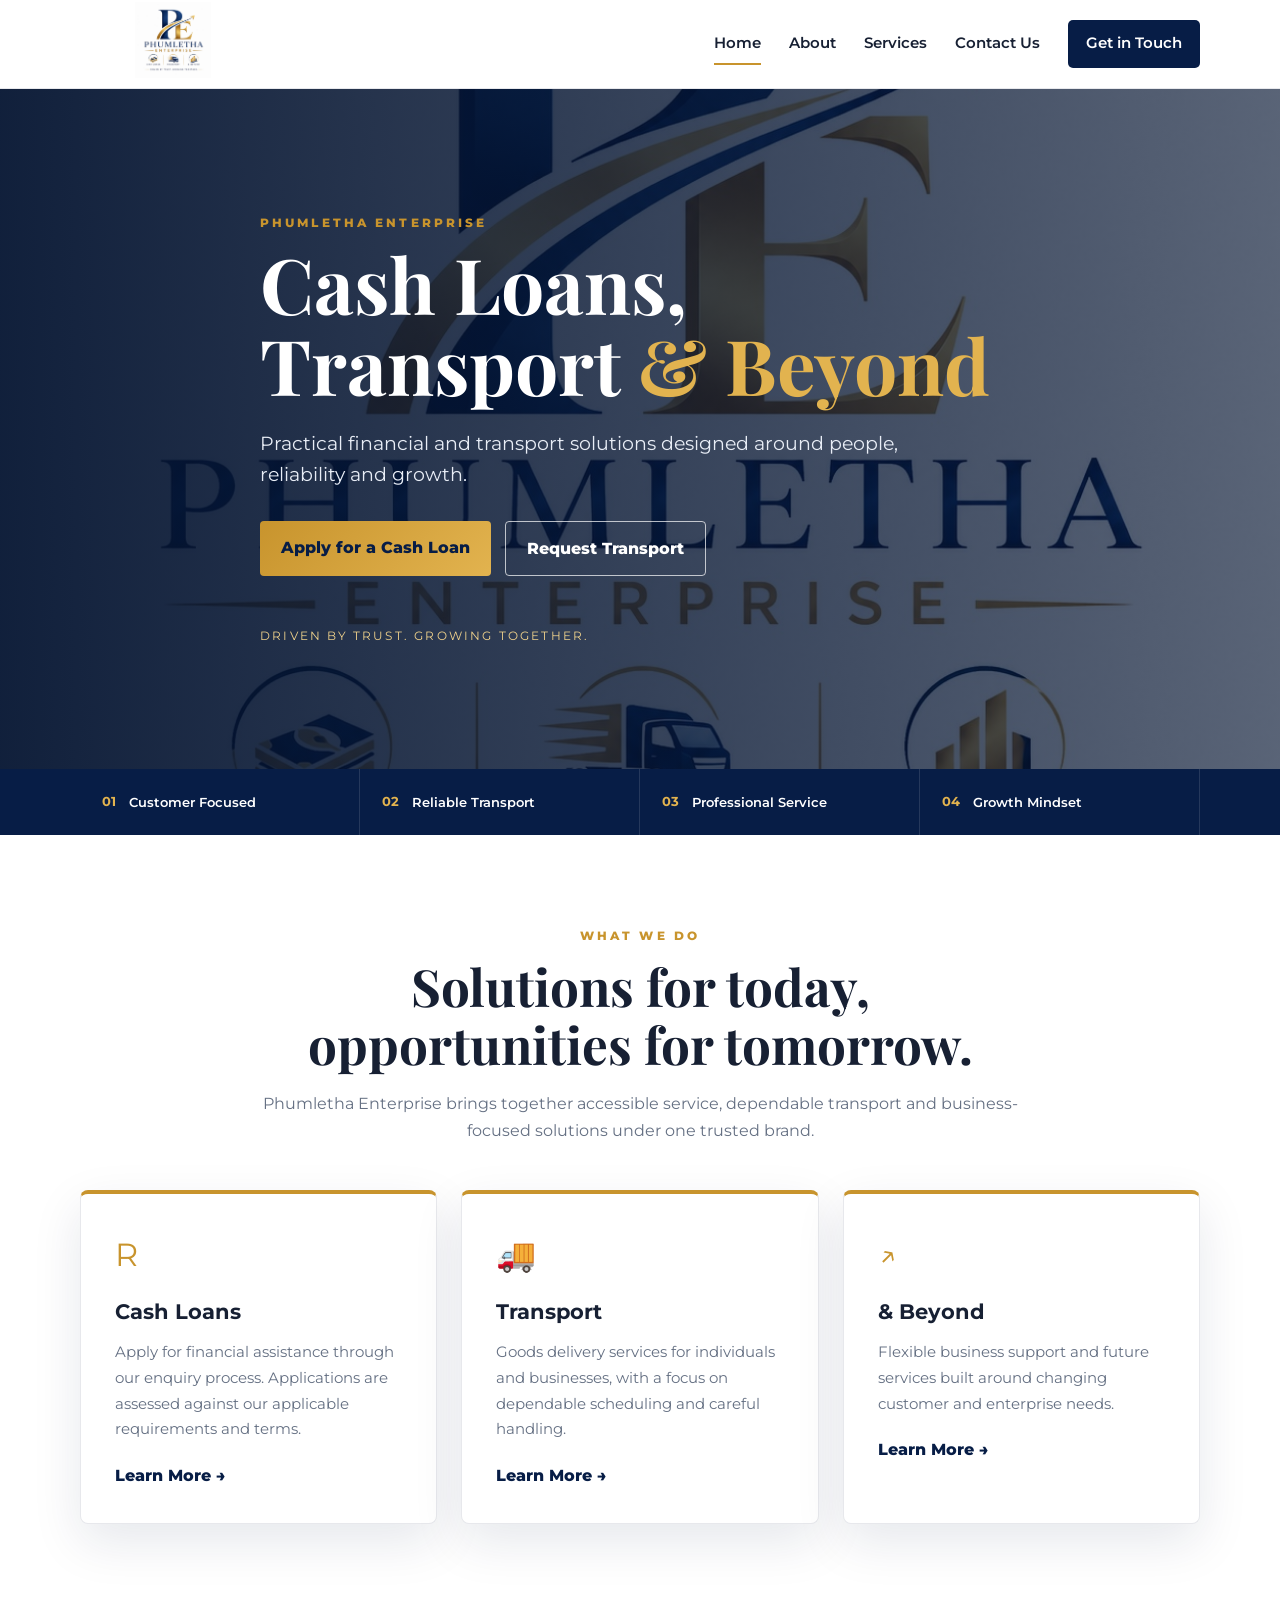
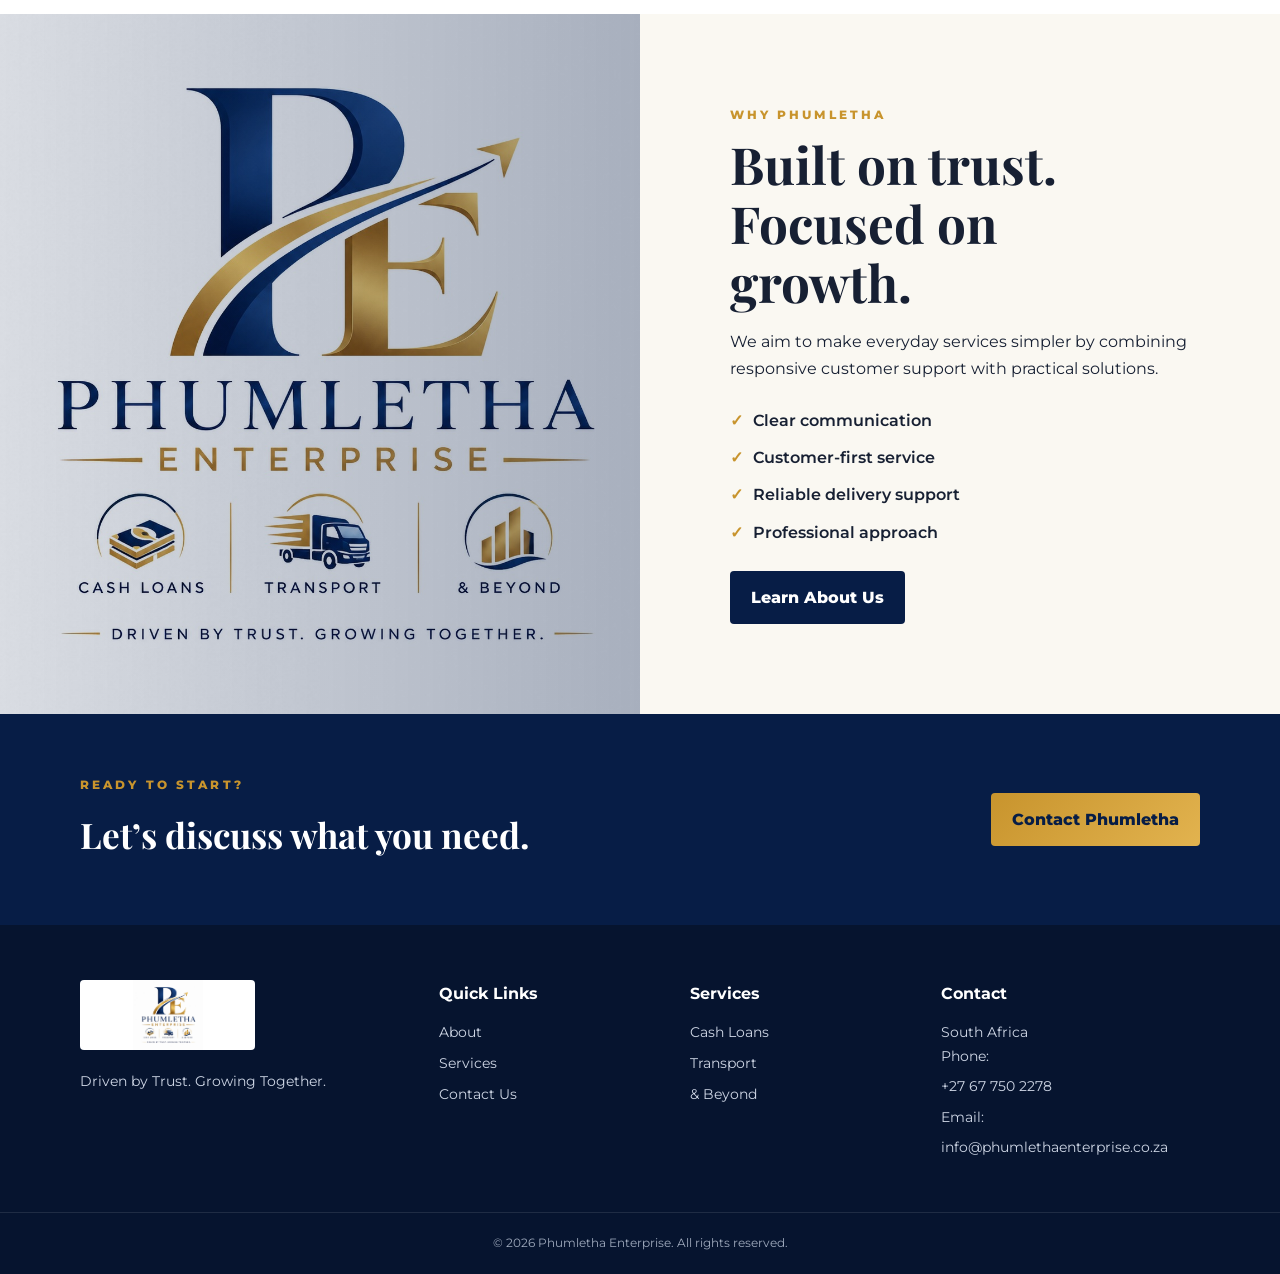
<file: index.html>
<!DOCTYPE html>
<html lang="en">
<head>
  <meta charset="UTF-8">
  <meta name="viewport" content="width=device-width, initial-scale=1.0">
  <meta name="description" content="Phumletha Enterprise - Cash Loans, Transport and Business Services. Driven by Trust. Growing Together.">
  <title>Phumletha Enterprise | Home</title>
  <link rel="preconnect" href="https://fonts.googleapis.com">
  <link rel="preconnect" href="https://fonts.gstatic.com" crossorigin>
  <link href="https://fonts.googleapis.com/css2?family=Montserrat:wght@400;500;600;700;800&family=Playfair+Display:wght@600;700&display=swap" rel="stylesheet">
  <link rel="stylesheet" href="css/style.css">
</head>
<body>
<header class="site-header">
  <div class="container nav-wrap">
    <a class="brand" href="index.html"><img src="assets/logo.jpg" alt="Phumletha Enterprise logo"></a>
    <button class="menu-toggle" aria-label="Open navigation">☰</button>
    <nav class="nav">
      <a class="active" href="index.html">Home</a>
      <a href="about.html">About</a>
      <a href="services.html">Services</a>
      <a href="contact.html">Contact Us</a>
      <a class="nav-cta" href="contact.html">Get in Touch</a>
    </nav>
  </div>
</header>

<main>
<section class="hero">
  <div class="hero-overlay"></div>
  <div class="container hero-content">
    <p class="eyebrow">PHUMLETHA ENTERPRISE</p>
    <h1>Cash Loans, Transport <span>&amp; Beyond</span></h1>
    <p class="hero-text">Practical financial and transport solutions designed around people, reliability and growth.</p>
    <div class="hero-buttons">
      <a class="btn btn-gold" href="contact.html#loan">Apply for a Cash Loan</a>
      <a class="btn btn-outline" href="contact.html#transport">Request Transport</a>
    </div>
    <p class="hero-note">Driven by Trust. Growing Together.</p>
  </div>
</section>

<section class="trust-strip">
  <div class="container trust-grid">
    <div><strong>01</strong><span>Customer Focused</span></div>
    <div><strong>02</strong><span>Reliable Transport</span></div>
    <div><strong>03</strong><span>Professional Service</span></div>
    <div><strong>04</strong><span>Growth Mindset</span></div>
  </div>
</section>

<section class="section">
  <div class="container">
    <div class="section-heading">
      <p class="eyebrow">WHAT WE DO</p>
      <h2>Solutions for today, opportunities for tomorrow.</h2>
      <p>Phumletha Enterprise brings together accessible service, dependable transport and business-focused solutions under one trusted brand.</p>
    </div>
    <div class="cards three">
      <article class="service-card">
        <div class="icon">R</div>
        <h3>Cash Loans</h3>
        <p>Apply for financial assistance through our enquiry process. Applications are assessed against our applicable requirements and terms.</p>
        <a href="services.html#loans">Learn More →</a>
      </article>
      <article class="service-card">
        <div class="icon">🚚</div>
        <h3>Transport</h3>
        <p>Goods delivery services for individuals and businesses, with a focus on dependable scheduling and careful handling.</p>
        <a href="services.html#transport">Learn More →</a>
      </article>
      <article class="service-card">
        <div class="icon">↗</div>
        <h3>&amp; Beyond</h3>
        <p>Flexible business support and future services built around changing customer and enterprise needs.</p>
        <a href="services.html#beyond">Learn More →</a>
      </article>
    </div>
  </div>
</section>

<section class="split-section">
  <div class="split-image"></div>
  <div class="split-content">
    <p class="eyebrow">WHY PHUMLETHA</p>
    <h2>Built on trust. Focused on growth.</h2>
    <p>We aim to make everyday services simpler by combining responsive customer support with practical solutions.</p>
    <ul class="check-list">
      <li>Clear communication</li>
      <li>Customer-first service</li>
      <li>Reliable delivery support</li>
      <li>Professional approach</li>
    </ul>
    <a class="btn btn-navy" href="about.html">Learn About Us</a>
  </div>
</section>

<section class="cta-section">
  <div class="container cta-inner">
    <div><p class="eyebrow">READY TO START?</p><h2>Let’s discuss what you need.</h2></div>
    <a class="btn btn-gold" href="contact.html">Contact Phumletha</a>
  </div>
</section>
</main>

<footer class="footer">
  <div class="container footer-grid">
    <div><img src="assets/logo.jpg" alt="Phumletha Enterprise" class="footer-logo"><p>Driven by Trust. Growing Together.</p></div>
    <div><h4>Quick Links</h4><a href="about.html">About</a><a href="services.html">Services</a><a href="contact.html">Contact Us</a></div>
    <div><h4>Services</h4><a href="services.html#loans">Cash Loans</a><a href="services.html#transport">Transport</a><a href="services.html#beyond">&amp; Beyond</a></div>
    <div><h4>Contact</h4><p>South Africa</p><p>Phone: <a href="tel:+27 67 750 2278">+27 67 750 2278</a></p><p>Email: <a href="mailto:info@phumlethaenterprise.co.za">info@phumlethaenterprise.co.za</a></p></div>
  </div>
  <div class="copyright">© <span id="year"></span> Phumletha Enterprise. All rights reserved.</div>
</footer>
<script src="js/script.js"></script>
</body>
</html>
</file>
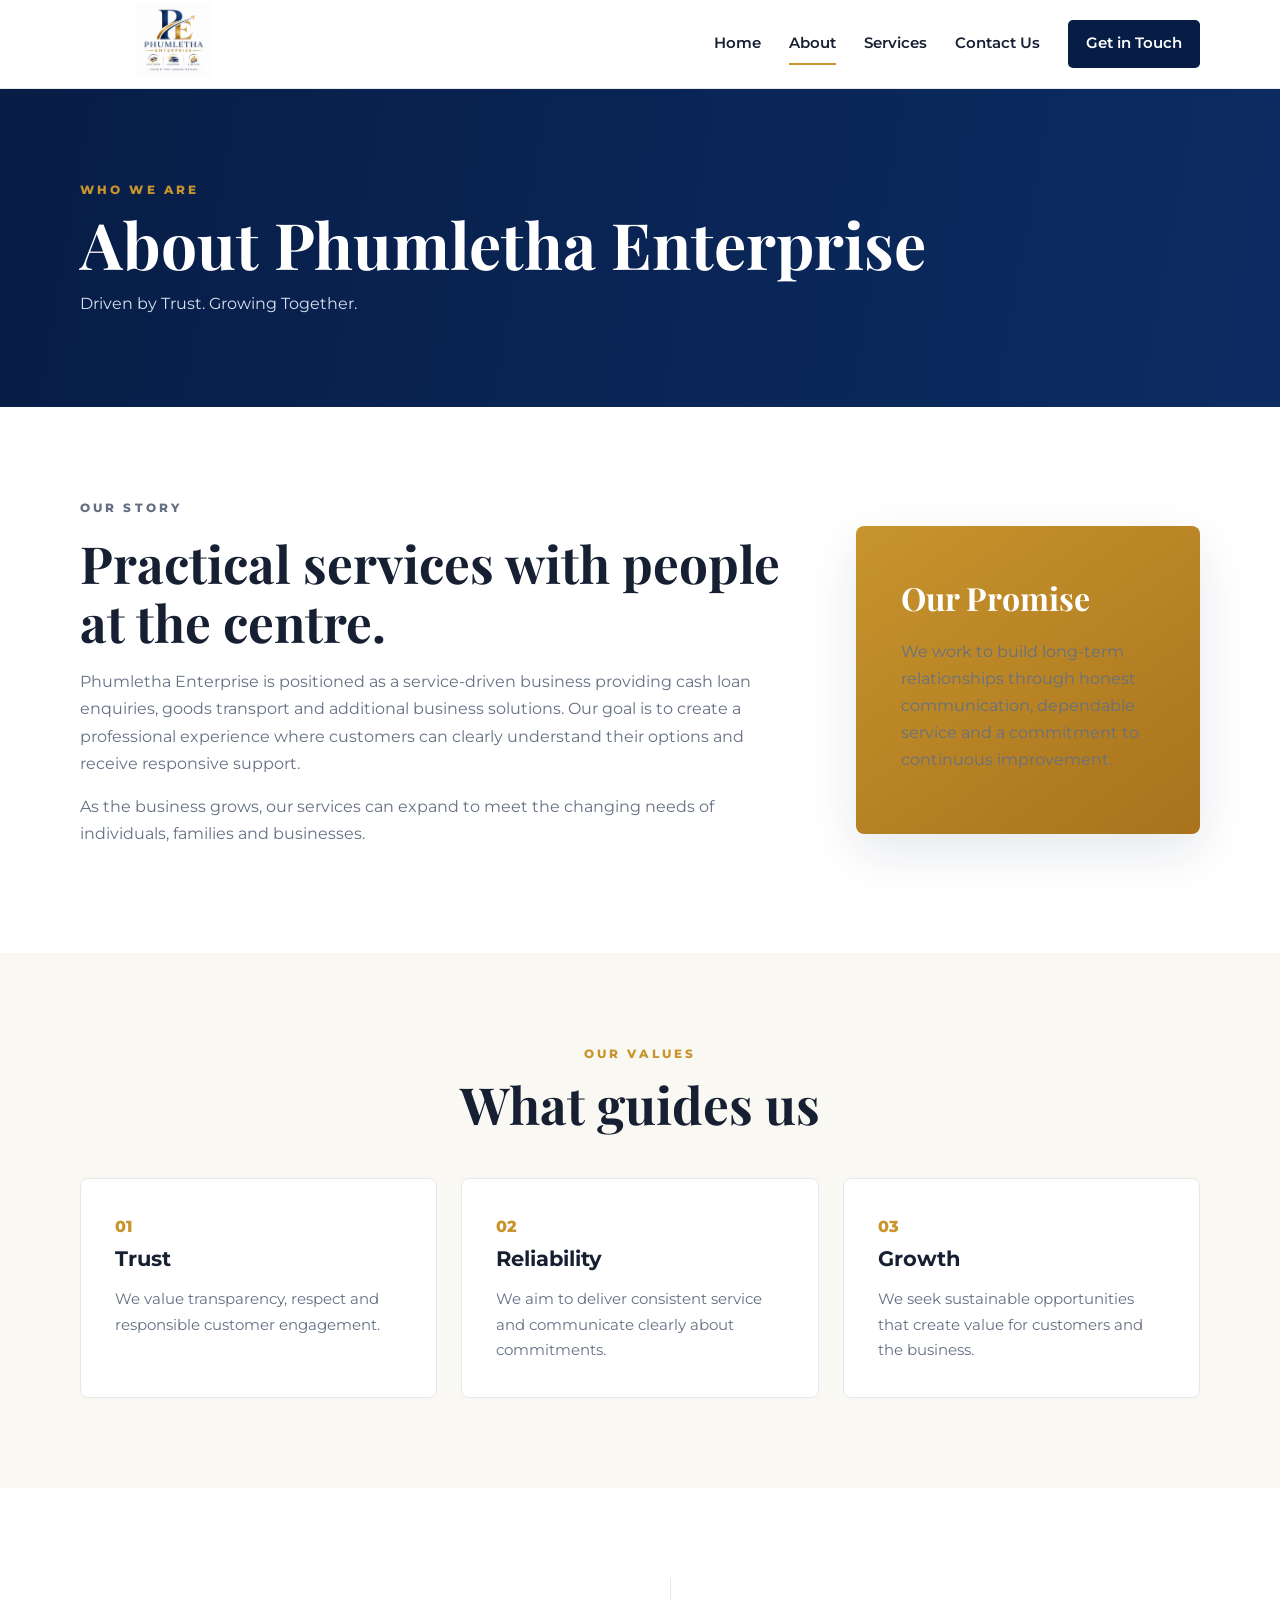
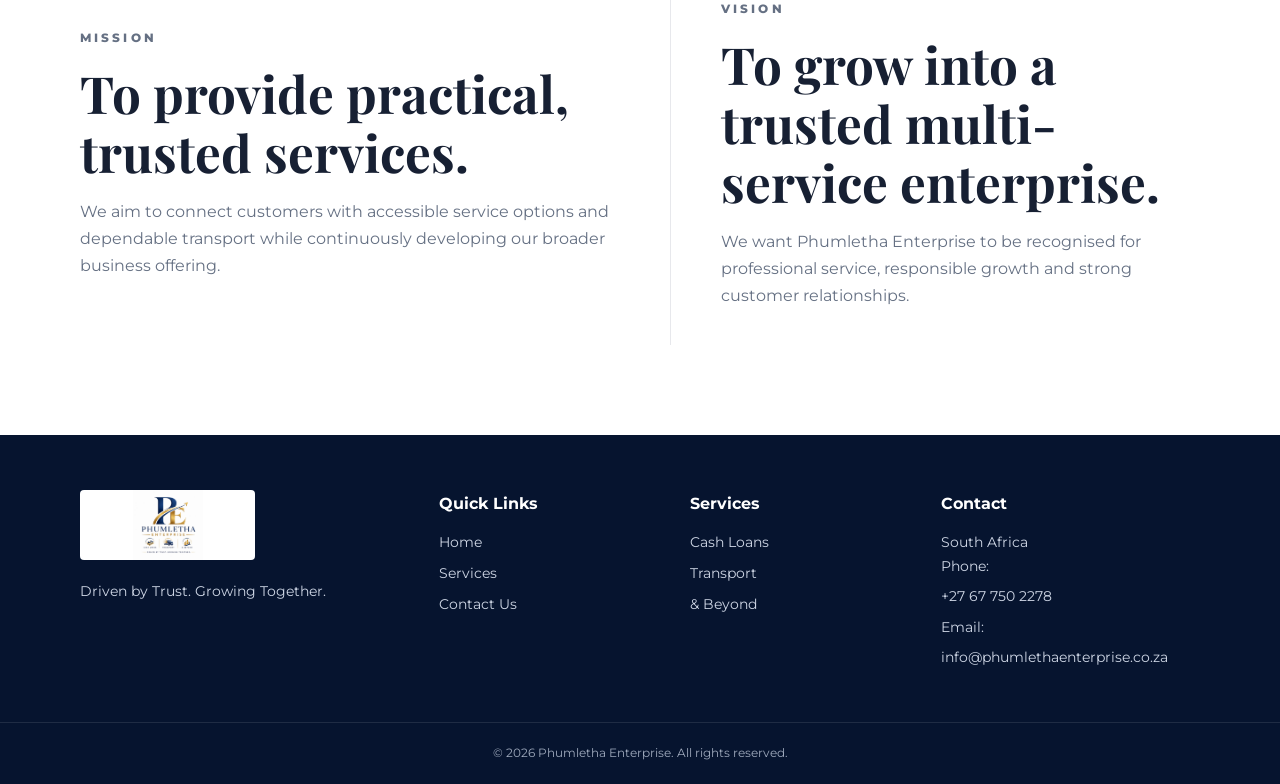
<file: about.html>
<!DOCTYPE html>
<html lang="en">
<head>
  <meta charset="UTF-8">
  <meta name="viewport" content="width=device-width, initial-scale=1.0">
  <meta name="description" content="About Phumletha Enterprise.">
  <title>Phumletha Enterprise | About</title>
  <link rel="preconnect" href="https://fonts.googleapis.com">
  <link rel="preconnect" href="https://fonts.gstatic.com" crossorigin>
  <link href="https://fonts.googleapis.com/css2?family=Montserrat:wght@400;500;600;700;800&family=Playfair+Display:wght@600;700&display=swap" rel="stylesheet">
  <link rel="stylesheet" href="css/style.css">
</head>
<body>
<header class="site-header">
  <div class="container nav-wrap">
    <a class="brand" href="index.html"><img src="assets/logo.jpg" alt="Phumletha Enterprise logo"></a>
    <button class="menu-toggle" aria-label="Open navigation">☰</button>
    <nav class="nav"><a href="index.html">Home</a><a class="active" href="about.html">About</a><a href="services.html">Services</a><a href="contact.html">Contact Us</a><a class="nav-cta" href="contact.html">Get in Touch</a></nav>
  </div>
</header>

<main>
<section class="page-hero"><div class="container"><p class="eyebrow">WHO WE ARE</p><h1>About Phumletha Enterprise</h1><p>Driven by Trust. Growing Together.</p></div></section>

<section class="section">
  <div class="container about-grid">
    <div>
      <p class="eyebrow">OUR STORY</p>
      <h2>Practical services with people at the centre.</h2>
      <p>Phumletha Enterprise is positioned as a service-driven business providing cash loan enquiries, goods transport and additional business solutions. Our goal is to create a professional experience where customers can clearly understand their options and receive responsive support.</p>
      <p>As the business grows, our services can expand to meet the changing needs of individuals, families and businesses.</p>
    </div>
    <div class="gold-panel">
      <h3>Our Promise</h3>
      <p>We work to build long-term relationships through honest communication, dependable service and a commitment to continuous improvement.</p>
    </div>
  </div>
</section>

<section class="section light-section">
  <div class="container">
    <div class="section-heading"><p class="eyebrow">OUR VALUES</p><h2>What guides us</h2></div>
    <div class="cards three">
      <article class="value-card"><span>01</span><h3>Trust</h3><p>We value transparency, respect and responsible customer engagement.</p></article>
      <article class="value-card"><span>02</span><h3>Reliability</h3><p>We aim to deliver consistent service and communicate clearly about commitments.</p></article>
      <article class="value-card"><span>03</span><h3>Growth</h3><p>We seek sustainable opportunities that create value for customers and the business.</p></article>
    </div>
  </div>
</section>

<section class="section">
  <div class="container mission-grid">
    <div><p class="eyebrow">MISSION</p><h2>To provide practical, trusted services.</h2><p>We aim to connect customers with accessible service options and dependable transport while continuously developing our broader business offering.</p></div>
    <div><p class="eyebrow">VISION</p><h2>To grow into a trusted multi-service enterprise.</h2><p>We want Phumletha Enterprise to be recognised for professional service, responsible growth and strong customer relationships.</p></div>
  </div>
</section>
</main>

<footer class="footer">
  <div class="container footer-grid">
    <div><img src="assets/logo.jpg" alt="Phumletha Enterprise" class="footer-logo"><p>Driven by Trust. Growing Together.</p></div>
    <div><h4>Quick Links</h4><a href="index.html">Home</a><a href="services.html">Services</a><a href="contact.html">Contact Us</a></div>
    <div><h4>Services</h4><a href="services.html#loans">Cash Loans</a><a href="services.html#transport">Transport</a><a href="services.html#beyond">&amp; Beyond</a></div>
    <div><h4>Contact</h4><p>South Africa</p><p>Phone: <a href="tel:+27 67 750 2278">+27 67 750 2278</a></p><p>Email: <a href="mailto:info@phumlethaenterprise.co.za">info@phumlethaenterprise.co.za</a></p></div>
  </div>
  <div class="copyright">© <span id="year"></span> Phumletha Enterprise. All rights reserved.</div>
</footer>
<script src="js/script.js"></script>
</body>
</html>
</file>
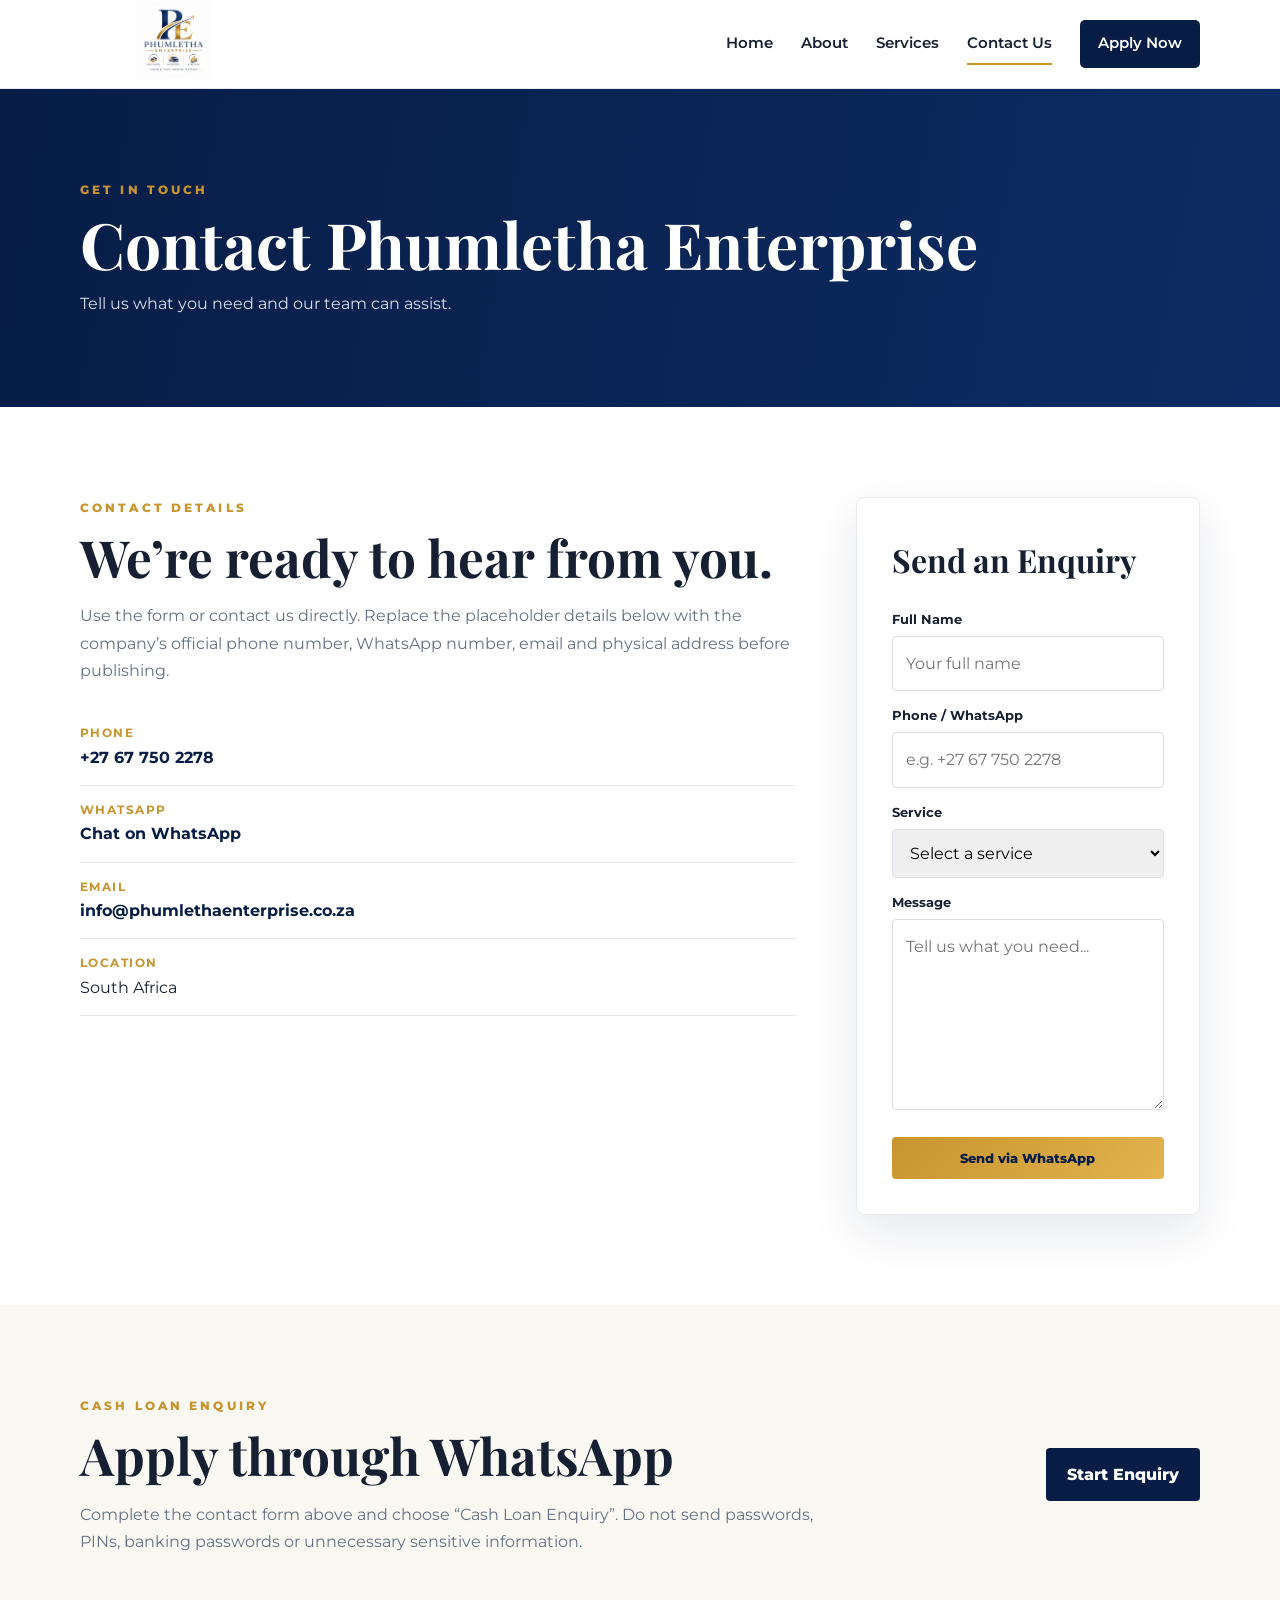
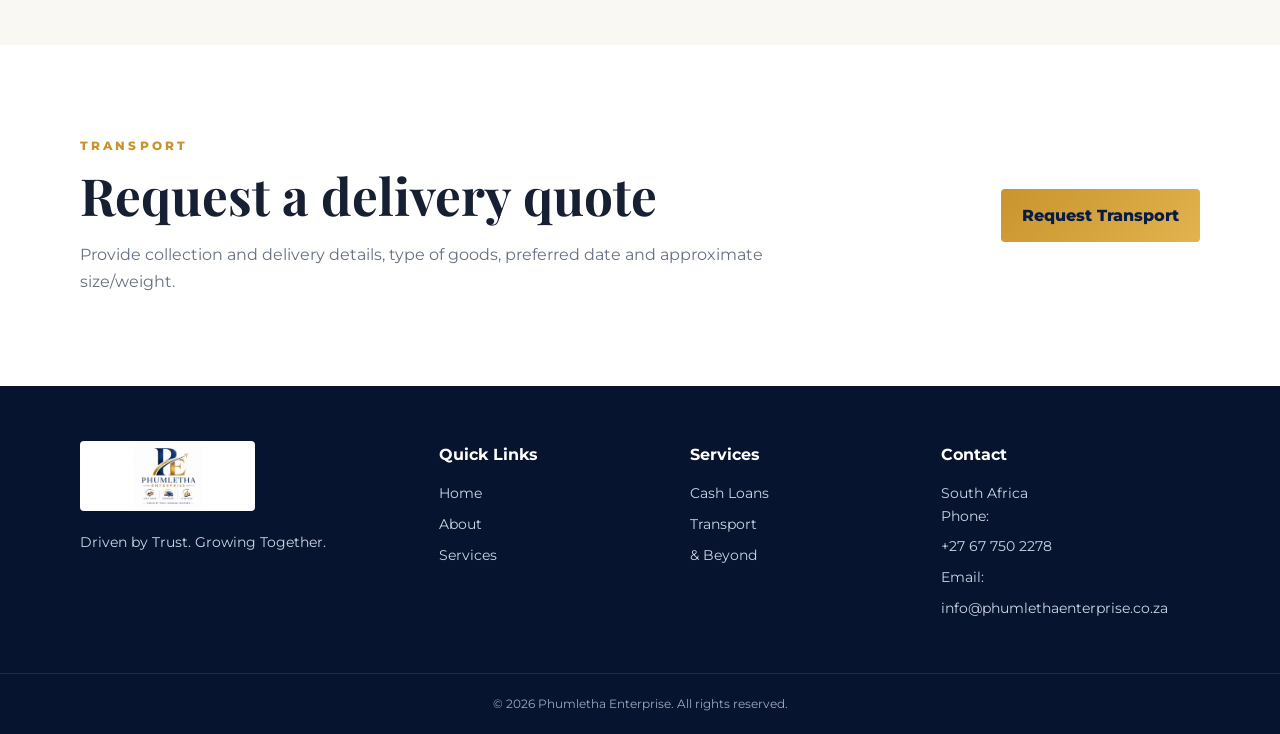
<file: contact.html>
<!DOCTYPE html>
<html lang="en">
<head>
  <meta charset="UTF-8">
  <meta name="viewport" content="width=device-width, initial-scale=1.0">
  <meta name="description" content="Contact Phumletha Enterprise for cash loan enquiries, transport and business services.">
  <title>Phumletha Enterprise | Contact Us</title>
  <link rel="preconnect" href="https://fonts.googleapis.com">
  <link rel="preconnect" href="https://fonts.gstatic.com" crossorigin>
  <link href="https://fonts.googleapis.com/css2?family=Montserrat:wght@400;500;600;700;800&family=Playfair+Display:wght@600;700&display=swap" rel="stylesheet">
  <link rel="stylesheet" href="css/style.css">
</head>
<body>
<header class="site-header">
  <div class="container nav-wrap">
    <a class="brand" href="index.html"><img src="assets/logo.jpg" alt="Phumletha Enterprise logo"></a>
    <button class="menu-toggle" aria-label="Open navigation">☰</button>
    <nav class="nav"><a href="index.html">Home</a><a href="about.html">About</a><a href="services.html">Services</a><a class="active" href="contact.html">Contact Us</a><a class="nav-cta" href="#loan">Apply Now</a></nav>
  </div>
</header>

<main>
<section class="page-hero"><div class="container"><p class="eyebrow">GET IN TOUCH</p><h1>Contact Phumletha Enterprise</h1><p>Tell us what you need and our team can assist.</p></div></section>

<section class="section">
  <div class="container contact-grid">
    <div class="contact-info">
      <p class="eyebrow">CONTACT DETAILS</p>
      <h2>We’re ready to hear from you.</h2>
      <p>Use the form or contact us directly. Replace the placeholder details below with the company’s official phone number, WhatsApp number, email and physical address before publishing.</p>
      <div class="contact-item"><strong>Phone</strong><a href="tel:+27 67 750 2278">+27 67 750 2278</a></div>
      <div class="contact-item"><strong>WhatsApp</strong><a href="https://wa.me/27677502278" target="_blank" rel="noopener">Chat on WhatsApp</a></div>
      <div class="contact-item"><strong>Email</strong><a href="mailto:info@phumlethaenterprise.co.za">info@phumlethaenterprise.co.za</a></div>
      <div class="contact-item"><strong>Location</strong><span>South Africa</span></div>
    </div>

    <form class="contact-form" id="contactForm">
      <h3>Send an Enquiry</h3>
      <label for="name">Full Name</label>
      <input id="name" name="name" type="text" required placeholder="Your full name">

      <label for="phone">Phone / WhatsApp</label>
      <input id="phone" name="phone" type="tel" required placeholder="e.g. +27 67 750 2278">

      <label for="service">Service</label>
      <select id="service" name="service" required>
        <option value="">Select a service</option>
        <option>Cash Loan Enquiry</option>
        <option>Goods Delivery Transport</option>
        <option>Business / Other</option>
      </select>

      <label for="message">Message</label>
      <textarea id="message" name="message" rows="6" required placeholder="Tell us what you need..."></textarea>

      <button class="btn btn-gold full" type="submit">Send via WhatsApp</button>
         </form>
  </div>
</section>

<section id="loan" class="section light-section">
  <div class="container quick-apply">
    <div><p class="eyebrow">CASH LOAN ENQUIRY</p><h2>Apply through WhatsApp</h2><p>Complete the contact form above and choose “Cash Loan Enquiry”. Do not send passwords, PINs, banking passwords or unnecessary sensitive information.</p></div>
    <a class="btn btn-navy" href="#contactForm">Start Enquiry</a>
  </div>
</section>

<section id="transport" class="section">
  <div class="container quick-apply">
    <div><p class="eyebrow">TRANSPORT</p><h2>Request a delivery quote</h2><p>Provide collection and delivery details, type of goods, preferred date and approximate size/weight.</p></div>
    <a class="btn btn-gold" href="#contactForm">Request Transport</a>
  </div>
</section>
</main>

<footer class="footer">
  <div class="container footer-grid">
    <div><img src="assets/logo.jpg" alt="Phumletha Enterprise" class="footer-logo"><p>Driven by Trust. Growing Together.</p></div>
    <div><h4>Quick Links</h4><a href="index.html">Home</a><a href="about.html">About</a><a href="services.html">Services</a></div>
    <div><h4>Services</h4><a href="services.html#loans">Cash Loans</a><a href="services.html#transport">Transport</a><a href="services.html#beyond">&amp; Beyond</a></div>
    <div><h4>Contact</h4><p>South Africa</p><p>Phone: <a href="tel:+27 67 750 2278">+27 67 750 2278</a></p><p>Email: <a href="mailto:info@phumlethaenterprise.co.za">info@phumlethaenterprise.co.za</a></p></div>
  </div>
  <div class="copyright">© <span id="year"></span> Phumletha Enterprise. All rights reserved.</div>
</footer>
<script src="js/script.js"></script>
</body>
</html>
</file>
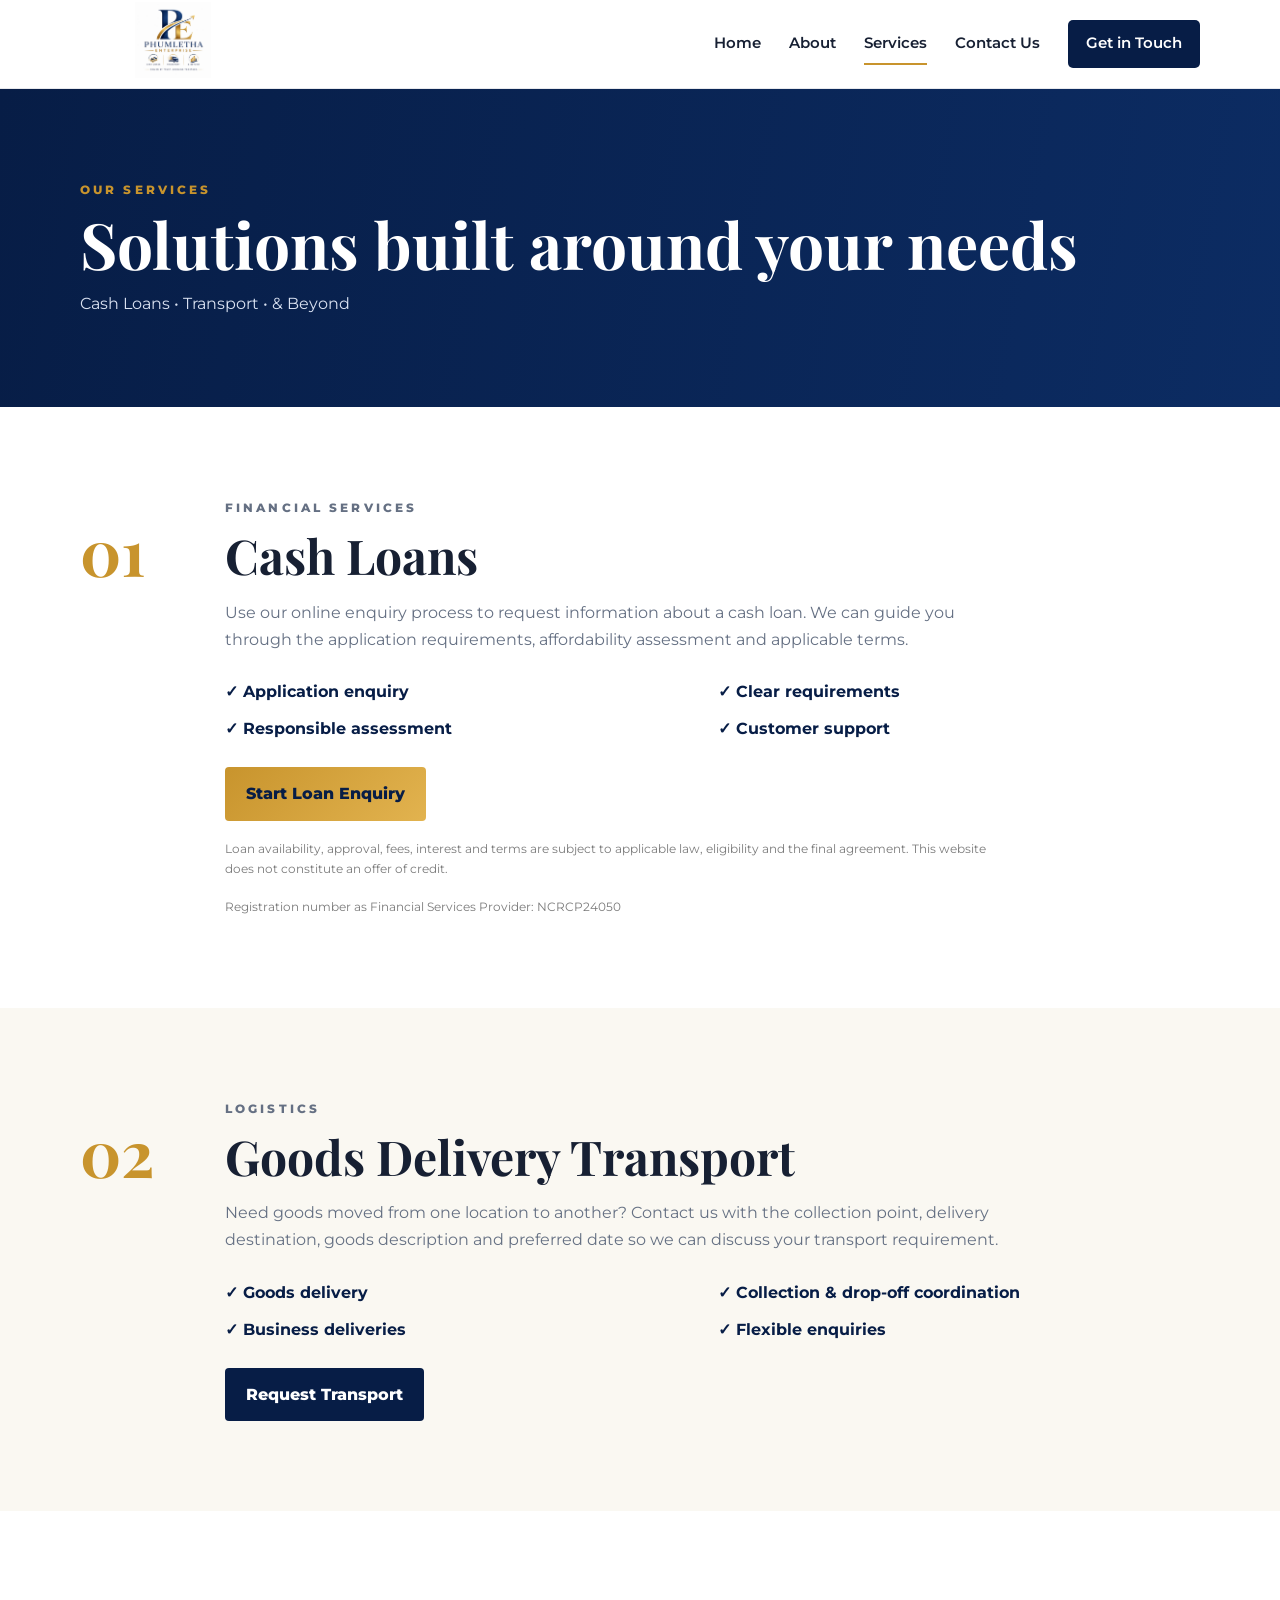
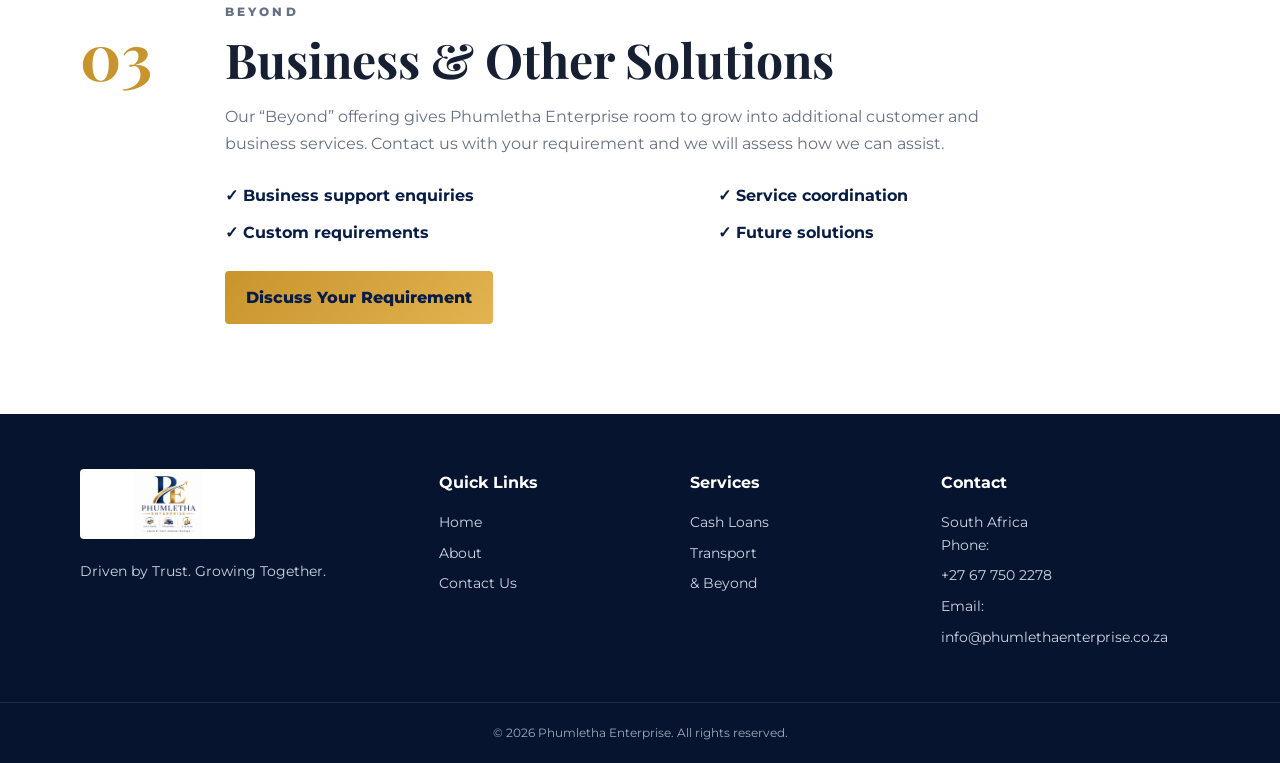
<file: services.html>
<!DOCTYPE html>
<html lang="en">
<head>
  <meta charset="UTF-8">
  <meta name="viewport" content="width=device-width, initial-scale=1.0">
  <meta name="description" content="Phumletha Enterprise services: cash loans, goods delivery transport and business solutions.">
  <title>Phumletha Enterprise | Services</title>
  <link rel="preconnect" href="https://fonts.googleapis.com">
  <link rel="preconnect" href="https://fonts.gstatic.com" crossorigin>
  <link href="https://fonts.googleapis.com/css2?family=Montserrat:wght@400;500;600;700;800&family=Playfair+Display:wght@600;700&display=swap" rel="stylesheet">
  <link rel="stylesheet" href="css/style.css">
</head>
<body>
<header class="site-header">
  <div class="container nav-wrap">
    <a class="brand" href="index.html"><img src="assets/logo.jpg" alt="Phumletha Enterprise logo"></a>
    <button class="menu-toggle" aria-label="Open navigation">☰</button>
    <nav class="nav"><a href="index.html">Home</a><a href="about.html">About</a><a class="active" href="services.html">Services</a><a href="contact.html">Contact Us</a><a class="nav-cta" href="contact.html">Get in Touch</a></nav>
  </div>
</header>

<main>
<section class="page-hero"><div class="container"><p class="eyebrow">OUR SERVICES</p><h1>Solutions built around your needs</h1><p>Cash Loans • Transport • &amp; Beyond</p></div></section>

<section id="loans" class="section service-detail">
  <div class="container detail-grid">
    <div class="detail-number">01</div>
    <div><p class="eyebrow">FINANCIAL SERVICES</p><h2>Cash Loans</h2><p>Use our online enquiry process to request information about a cash loan. We can guide you through the application requirements, affordability assessment and applicable terms.</p>
      <div class="feature-list"><span>✓ Application enquiry</span><span>✓ Clear requirements</span><span>✓ Responsible assessment</span><span>✓ Customer support</span></div>
      <a class="btn btn-gold" href="contact.html#loan">Start Loan Enquiry</a>
      <p class="legal-note">Loan availability, approval, fees, interest and terms are subject to applicable law, eligibility and the final agreement. This website does not constitute an offer of credit.</p>
      <p class="legal-note">Registration number as Financial Services Provider: NCRCP24050</p>
    </div>
  </div>
</section>

<section id="transport" class="section light-section service-detail">
  <div class="container detail-grid">
    <div class="detail-number">02</div>
    <div><p class="eyebrow">LOGISTICS</p><h2>Goods Delivery Transport</h2><p>Need goods moved from one location to another? Contact us with the collection point, delivery destination, goods description and preferred date so we can discuss your transport requirement.</p>
      <div class="feature-list"><span>✓ Goods delivery</span><span>✓ Collection &amp; drop-off coordination</span><span>✓ Business deliveries</span><span>✓ Flexible enquiries</span></div>
      <a class="btn btn-navy" href="contact.html#transport">Request Transport</a>
    </div>
  </div>
</section>

<section id="beyond" class="section service-detail">
  <div class="container detail-grid">
    <div class="detail-number">03</div>
    <div><p class="eyebrow">BEYOND</p><h2>Business &amp; Other Solutions</h2><p>Our “Beyond” offering gives Phumletha Enterprise room to grow into additional customer and business services. Contact us with your requirement and we will assess how we can assist.</p>
      <div class="feature-list"><span>✓ Business support enquiries</span><span>✓ Service coordination</span><span>✓ Custom requirements</span><span>✓ Future solutions</span></div>
      <a class="btn btn-gold" href="contact.html">Discuss Your Requirement</a>
    </div>
  </div>
</section>
</main>

<footer class="footer">
  <div class="container footer-grid">
    <div><img src="assets/logo.jpg" alt="Phumletha Enterprise" class="footer-logo"><p>Driven by Trust. Growing Together.</p></div>
    <div><h4>Quick Links</h4><a href="index.html">Home</a><a href="about.html">About</a><a href="contact.html">Contact Us</a></div>
    <div><h4>Services</h4><a href="#loans">Cash Loans</a><a href="#transport">Transport</a><a href="#beyond">&amp; Beyond</a></div>
    <div><h4>Contact</h4><p>South Africa</p><p>Phone: <a href="tel:+27 67 750 2278">+27 67 750 2278</a></p><p>Email: <a href="mailto:info@phumlethaenterprise.co.za">info@phumlethaenterprise.co.za</a></p></div>
  </div>
  <div class="copyright">© <span id="year"></span> Phumletha Enterprise. All rights reserved.</div>
</footer>
<script src="js/script.js"></script>
</body>
</html>
</file>
<file: css/style.css>
:root{
  --navy:#071d46;
  --navy2:#0c2c63;
  --gold:#c8942d;
  --gold2:#e2b34f;
  --cream:#faf8f2;
  --white:#fff;
  --text:#172033;
  --muted:#657083;
  --line:#e7e8ec;
  --shadow:0 18px 50px rgba(7,29,70,.10);
}
*{box-sizing:border-box;margin:0;padding:0}
html{scroll-behavior:smooth}
body{font-family:Montserrat,Arial,sans-serif;color:var(--text);line-height:1.7;background:#fff}
a{text-decoration:none;color:inherit}
.container{width:min(1120px,92%);margin:auto}
.site-header{position:sticky;top:0;z-index:100;background:rgba(255,255,255,.97);border-bottom:1px solid var(--line);backdrop-filter:blur(12px)}
.nav-wrap{height:88px;display:flex;align-items:center;justify-content:space-between;gap:25px}
.brand img{width:185px;height:76px;object-fit:contain}
.nav{display:flex;align-items:center;gap:28px;font-weight:600;font-size:.92rem}
.nav a{position:relative;padding:10px 0}
.nav a:not(.nav-cta):after{content:"";position:absolute;left:0;bottom:2px;width:0;height:2px;background:var(--gold);transition:.25s}
.nav a:not(.nav-cta):hover:after,.nav a.active:not(.nav-cta):after{width:100%}
.nav-cta{background:var(--navy);color:#fff!important;padding:11px 18px!important;border-radius:5px}
.nav-cta:hover{background:var(--gold)}
.menu-toggle{display:none;border:0;background:none;font-size:30px;color:var(--navy)}
.hero{min-height:680px;position:relative;background:linear-gradient(90deg,rgba(4,20,49,.95),rgba(4,20,49,.66)),url("../assets/logo.jpg") center/cover no-repeat;display:flex;align-items:center}
.hero-content{position:relative;color:#fff;max-width:760px;padding:80px 0}
.eyebrow{color:var(--gold);font-size:.78rem;font-weight:800;letter-spacing:.25em;text-transform:uppercase;margin-bottom:10px}
.hero h1,.page-hero h1{font-family:"Playfair Display",serif;font-size:clamp(2.6rem,6vw,5rem);line-height:1.06;margin:8px 0 22px}
.hero h1 span{color:var(--gold2)}
.hero-text{font-size:1.16rem;max-width:650px;color:#e8edf6;margin-bottom:30px}
.hero-buttons{display:flex;gap:14px;flex-wrap:wrap}
.btn{display:inline-block;border:0;cursor:pointer;font-family:inherit;font-weight:800;padding:13px 21px;border-radius:4px;transition:.2s;text-align:center}
.btn-gold{background:linear-gradient(135deg,var(--gold),var(--gold2));color:#071d46}
.btn-gold:hover{transform:translateY(-2px);box-shadow:0 10px 25px rgba(200,148,45,.25)}
.btn-navy{background:var(--navy);color:#fff}
.btn-navy:hover{background:var(--navy2);transform:translateY(-2px)}
.btn-outline{border:1px solid rgba(255,255,255,.7);color:#fff;background:transparent}
.btn-outline:hover{background:#fff;color:var(--navy)}
.hero-note{margin-top:50px;letter-spacing:.18em;text-transform:uppercase;font-size:.76rem;color:#f0d28c}
.trust-strip{background:var(--navy);color:#fff}
.trust-grid{display:grid;grid-template-columns:repeat(4,1fr)}
.trust-grid div{padding:22px;border-right:1px solid rgba(255,255,255,.12);display:flex;gap:13px;align-items:center}
.trust-grid strong{color:var(--gold2);font-size:.8rem}.trust-grid span{font-size:.82rem;font-weight:600}
.section{padding:90px 0}.light-section{background:var(--cream)}
.section-heading{text-align:center;max-width:760px;margin:0 auto 45px}.section-heading h2,.split-content h2,.about-grid h2,.mission-grid h2,.contact-info h2,.quick-apply h2{font-family:"Playfair Display",serif;font-size:clamp(2rem,4vw,3.2rem);line-height:1.15;margin-bottom:16px}.section-heading>p:last-child{color:var(--muted)}
.cards{display:grid;gap:24px}.cards.three{grid-template-columns:repeat(3,1fr)}
.service-card,.value-card{background:#fff;padding:34px;border:1px solid var(--line);box-shadow:var(--shadow);border-radius:8px}
.service-card{border-top:4px solid var(--gold)}
.icon{font-size:2rem;color:var(--gold);margin-bottom:12px}.service-card h3,.value-card h3{font-size:1.3rem;margin-bottom:10px}.service-card p,.value-card p{color:var(--muted);font-size:.94rem}.service-card a{display:inline-block;color:var(--navy);font-weight:800;margin-top:20px}
.split-section{display:grid;grid-template-columns:1fr 1fr;min-height:540px;background:var(--cream)}
.split-image{background:linear-gradient(90deg,rgba(7,29,70,.15),rgba(7,29,70,.35)),url("../assets/logo.jpg") center/cover no-repeat}
.split-content{padding:90px max(7vw,45px);align-self:center}
.check-list{list-style:none;margin:25px 0}.check-list li{margin:10px 0;font-weight:600}.check-list li:before{content:"✓";color:var(--gold);font-weight:900;margin-right:10px}
.cta-section{background:var(--navy);color:#fff;padding:60px 0}.cta-inner{display:flex;align-items:center;justify-content:space-between;gap:30px}.cta-inner h2{font-family:"Playfair Display",serif;font-size:2.2rem}
.page-hero{background:linear-gradient(100deg,var(--navy),var(--navy2));color:#fff;padding:90px 0}.page-hero h1{font-size:clamp(2.5rem,5vw,4rem);margin-bottom:12px}.page-hero p:last-child{color:#d9e1f1}
.about-grid,.mission-grid,.contact-grid{display:grid;grid-template-columns:1.35fr .65fr;gap:60px;align-items:center}
.about-grid p,.mission-grid p{color:var(--muted);margin-bottom:16px}
.gold-panel{background:linear-gradient(145deg,var(--gold),#a8731c);color:#fff;padding:45px;border-radius:8px;box-shadow:var(--shadow)}.gold-panel h3{font-family:"Playfair Display",serif;font-size:2rem;margin-bottom:12px}
.value-card{box-shadow:none}.value-card span{color:var(--gold);font-weight:800}
.mission-grid{grid-template-columns:1fr 1fr}.mission-grid>div{padding:20px 0}.mission-grid>div+div{border-left:1px solid var(--line);padding-left:50px}
.service-detail{scroll-margin-top:80px}.detail-grid{display:grid;grid-template-columns:110px 1fr;gap:35px;align-items:start}.detail-number{font-family:"Playfair Display",serif;font-size:4rem;color:var(--gold);font-weight:700}.detail-grid h2{font-family:"Playfair Display",serif;font-size:3rem;line-height:1.15;margin-bottom:15px}.detail-grid p{color:var(--muted);max-width:780px}.feature-list{display:grid;grid-template-columns:repeat(2,1fr);gap:10px;margin:25px 0;color:var(--navy);font-weight:700}.legal-note{font-size:.75rem!important;margin-top:18px;color:#7b7b7b!important}
.contact-grid{align-items:start}.contact-info h2{margin-bottom:15px}.contact-info>p:not(.eyebrow){color:var(--muted);margin-bottom:25px}.contact-item{padding:14px 0;border-bottom:1px solid var(--line);display:flex;flex-direction:column}.contact-item strong{font-size:.76rem;text-transform:uppercase;letter-spacing:.12em;color:var(--gold)}.contact-item a{color:var(--navy);font-weight:700}
.contact-form{background:#fff;padding:35px;border:1px solid var(--line);box-shadow:var(--shadow);border-radius:8px}.contact-form h3{font-family:"Playfair Display",serif;font-size:2rem;margin-bottom:20px}.contact-form label{display:block;font-size:.82rem;font-weight:700;margin:13px 0 6px}.contact-form input,.contact-form select,.contact-form textarea{width:100%;padding:13px;border:1px solid #d8dce3;border-radius:4px;font:inherit;outline:none}.contact-form input:focus,.contact-form select:focus,.contact-form textarea:focus{border-color:var(--gold)}.full{width:100%;margin-top:18px}.form-note{font-size:.72rem;color:var(--muted);margin-top:12px}
.quick-apply{display:flex;justify-content:space-between;align-items:center;gap:30px}.quick-apply>div{max-width:750px}.quick-apply p:not(.eyebrow){color:var(--muted)}
.footer{background:#06142f;color:#cdd5e4;padding:55px 0 0}.footer-grid{display:grid;grid-template-columns:1.5fr 1fr 1fr 1.2fr;gap:35px;padding-bottom:45px}.footer-logo{width:175px;height:70px;object-fit:contain;background:#fff;border-radius:4px;margin-bottom:12px}.footer h4{color:#fff;margin-bottom:14px}.footer a{display:block;margin:7px 0;color:#cdd5e4;font-size:.88rem}.footer a:hover{color:var(--gold2)}.footer p{font-size:.86rem}.copyright{text-align:center;border-top:1px solid rgba(255,255,255,.1);padding:20px;font-size:.75rem;color:#9ea9bc}
@media(max-width:850px){
  .nav{display:none;position:absolute;top:88px;left:0;right:0;background:#fff;padding:20px 5%;flex-direction:column;align-items:stretch;box-shadow:0 15px 25px rgba(0,0,0,.1)}
  .nav.open{display:flex}.menu-toggle{display:block}.nav-cta{text-align:center}
  .trust-grid{grid-template-columns:repeat(2,1fr)}.cards.three,.about-grid,.mission-grid,.contact-grid,.split-section{grid-template-columns:1fr}
  .split-image{min-height:360px}.split-content{padding:65px 7%}.footer-grid{grid-template-columns:repeat(2,1fr)}
  .mission-grid>div+div{border-left:0;border-top:1px solid var(--line);padding-left:0;padding-top:30px}.detail-grid{grid-template-columns:1fr}.detail-number{font-size:2.8rem}.quick-apply{flex-direction:column;align-items:flex-start}
}
@media(max-width:560px){
  .nav-wrap{height:76px}.brand img{width:150px;height:64px}.nav{top:76px}
  .hero{min-height:610px}.hero-content{padding:60px 0}.hero h1{font-size:2.65rem}.section{padding:65px 0}
  .trust-grid{grid-template-columns:1fr}.trust-grid div{border-right:0}.cards.three,.feature-list,.footer-grid{grid-template-columns:1fr}
  .detail-grid h2{font-size:2.35rem}.contact-form{padding:24px}
}
/* Mobile - default */
.services-grid {
    display: grid;
    grid-template-columns: 1fr;
    gap: 20px;
}

/* Tablet */
@media (min-width: 768px) {
    .services-grid {
        grid-template-columns: repeat(2, 1fr);
    }
}

/* Desktop */
@media (min-width: 1024px) {
    .services-grid {
        grid-template-columns: repeat(3, 1fr);
    }
}
</file>
